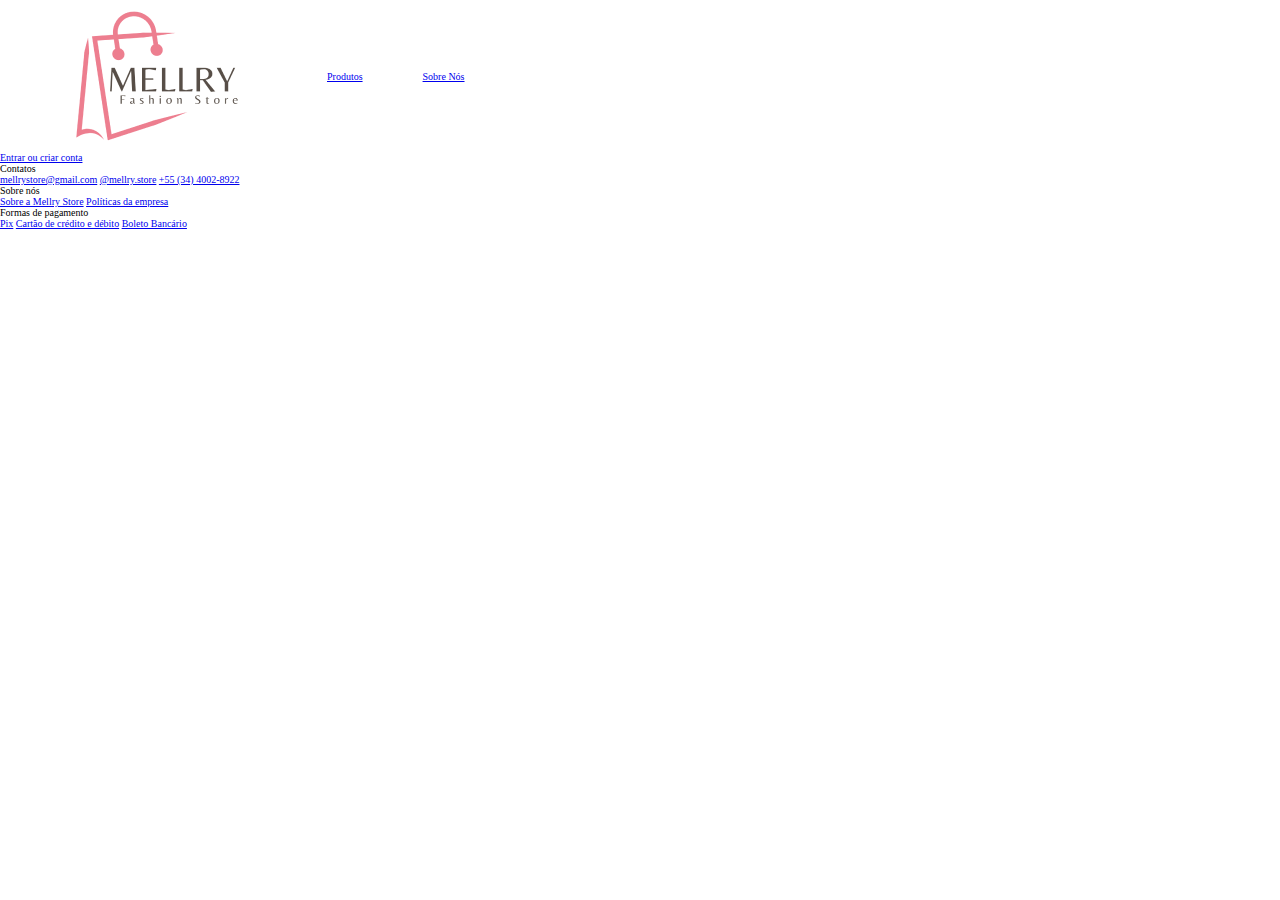
<file: base/index.html>
<!DOCTYPE html>
<html lang="pt-br">
<head>
    <link rel="preconnect" href="https://fonts.googleapis.com">

    <link rel="preconnect" href="https://fonts.gstatic.com" crossorigin>
    <link href="https://fonts.googleapis.com/css2?family=Nunito:ital,wght@0,200..1000;1,200..1000&display=swap" rel="stylesheet">
    
    <meta charset="UTF-8">
    <meta name="viewport" content="width=device-width, initial-scale=1.0">
    <title>Document</title>

    <link rel="stylesheet" href="style.css">
</head>
<body>
    <header>
        <nav>
            <div class="header-nav1">
                <img src="../assets/logo2.png" alt="logo da loja, uma bolsa com o nome Mellry">
                <a href="#">Produtos</a>
                <a href="#">Sobre Nós</a>
            </div>
            <div class="header-nav2">
                <a href="#">Entrar ou criar conta</a>
            </div>
        </nav>
    </header>

    <footer>
        <nav>
            <div class="contato">
                <p>Contatos </p>
                <a href="mailto:mellrystore@gmail.com">mellrystore@gmail.com</a>
                <a href="https://instagram.com/@mellry.store">@mellry.store</a>
                <a href="#">+55 (34) 4002-8922</a>
            </div>
        
            <div class="about">
                <p>Sobre nós</p>
                <a href="#">Sobre a Mellry Store</a>
                <a href="#">Políticas da empresa</a>
            </div>

            <div class="formas-pagamento">
                <p>Formas de pagamento</p>
                <a href="#">Pix</a>
                <a href="#">Cartão de crédito e débito</a>
                <a href="#">Boleto Bancário</a>
            </div>
        </nav>
    </footer>
</body>
</html>
</file>
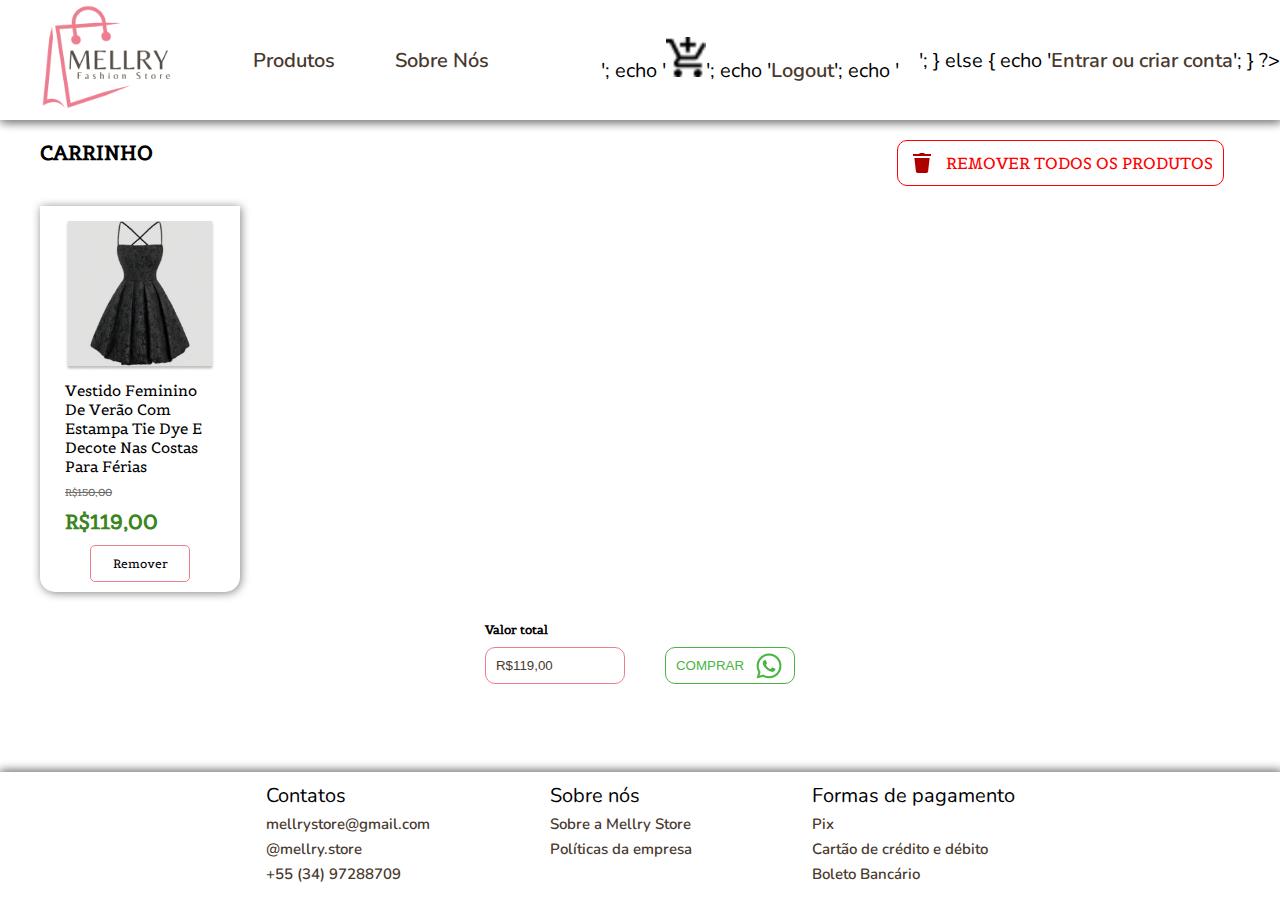
<file: carrinho/index.html>
<!DOCTYPE html>
<html lang="pt-br">
<head>
    <link rel="preconnect" href="https://fonts.googleapis.com">
    <link rel="preconnect" href="https://fonts.gstatic.com" crossorigin>
    <link href="https://fonts.googleapis.com/css2?family=Belgrano&display=swap" rel="stylesheet">
    
    <meta charset="UTF-8">
    <meta name="viewport" content="width=device-width, initial-scale=1.0">
    <title>Document</title>
    
    <link rel="shortcut icon" href="../assets/logo2.png" type="image/x-icon">
    <link rel="stylesheet" href="../base/style.css">
    <link rel="stylesheet" href="style.css">
    <script src="//code.jquery.com/jquery-1.10.2.js"></script>
    <script>
        $(function(){
            $("#header").load("../base/header.php");
            $("#footer").load("../base/footer.php");
        });
    </script>
</head>
<body>
    <header id="header"></header>
    <main>
        <div id="Carrinho">
            <div class="cabecalho-carrinho">
                <h2 class="title">Carrinho</h2>
                
                <button>
                    <img src="../assets/Delete.png" alt="imagem de uma lixeira">
                    REMOVER TODOS OS PRODUTOS
                </button>
            </div>

            <div class="card">
                <img class="img-produto" src="../assets/vestido.png" alt="">
                <p>
                    Vestido Feminino De Verão Com Estampa Tie Dye E Decote Nas Costas Para Férias
                </p>
                <span>
                    R$150,00
                </span>
                <strong>
                    R$119,00
                </strong>
                <button class="btn-remove">
                    Remover
                </button>
        </div>

        <div class="buy-all">
            <div class="valor-total">
                <h3>Valor total</h3>
                <input id="valor" type="text" value="R$119,00" readonly>
            </div>
            <button class="btn-buy-all">
                COMPRAR
                <img src="../assets/Whatsapp.png" alt="logo do whatsapp">
            </button>
        </div>
    </main>

    <footer id="footer"></footer>
</body>
</html>
</file>
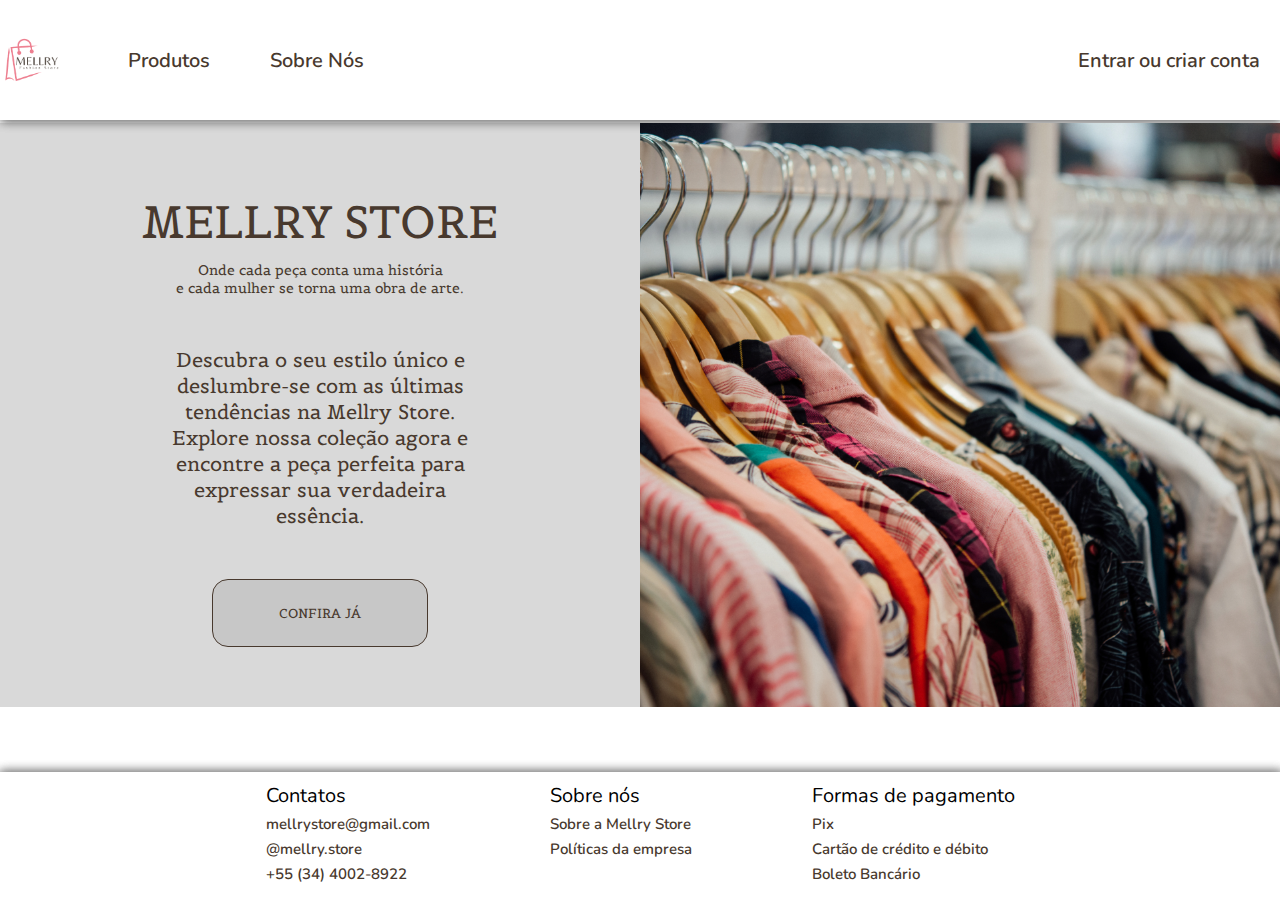
<file: home/index.html>
<!DOCTYPE html>
<html lang="pt-br">
<head>
    <link rel="preconnect" href="https://fonts.googleapis.com">
    <link rel="preconnect" href="https://fonts.gstatic.com" crossorigin>
    <link href="https://fonts.googleapis.com/css2?family=Belgrano&display=swap" rel="stylesheet">

    <link rel="preconnect" href="https://fonts.googleapis.com">
    <link rel="preconnect" href="https://fonts.gstatic.com" crossorigin>
    <link href="https://fonts.googleapis.com/css2?family=Nunito:ital,wght@0,200..1000;1,200..1000&display=swap" rel="stylesheet">
    
    <meta charset="UTF-8">
    <meta name="viewport" content="width=device-width, initial-scale=1.0">
    <title>Document</title>

    <link rel="shortcut icon" href="../assets/logo2.png" type="image/x-icon">
    <link rel="stylesheet" href="../base/style.css">
    <link rel="stylesheet" href="style.css">

    <script src="//code.jquery.com/jquery-1.10.2.js"></script>
    <script>
        $(function(){
            $("#header").load("../base/header.html");
            $("#footer").load("../base/footer.html");
        });
    </script>
</head>
<body>
    <header id="header"></header>
    <main>
        <div class="introductive-text">
            <h2>
                MELLRY STORE
            </h2>
            <span>
                Onde cada peça conta uma história <br> e cada mulher se torna uma obra de arte.
            </span>
            <p>
                Descubra o seu estilo único e deslumbre-se com as últimas tendências na Mellry Store. Explore nossa coleção agora e encontre a peça perfeita para expressar sua verdadeira essência.
            </p>
            <button><a href="../menu-produtos/index.html    ">CONFIRA JÁ</a></button>
        </div>
        <img src="../assets/Background_HomePage.png" alt="imagem com roupas em cabides">
    </main>
    <footer id="footer"></footer>
</body>
</html>
</file>
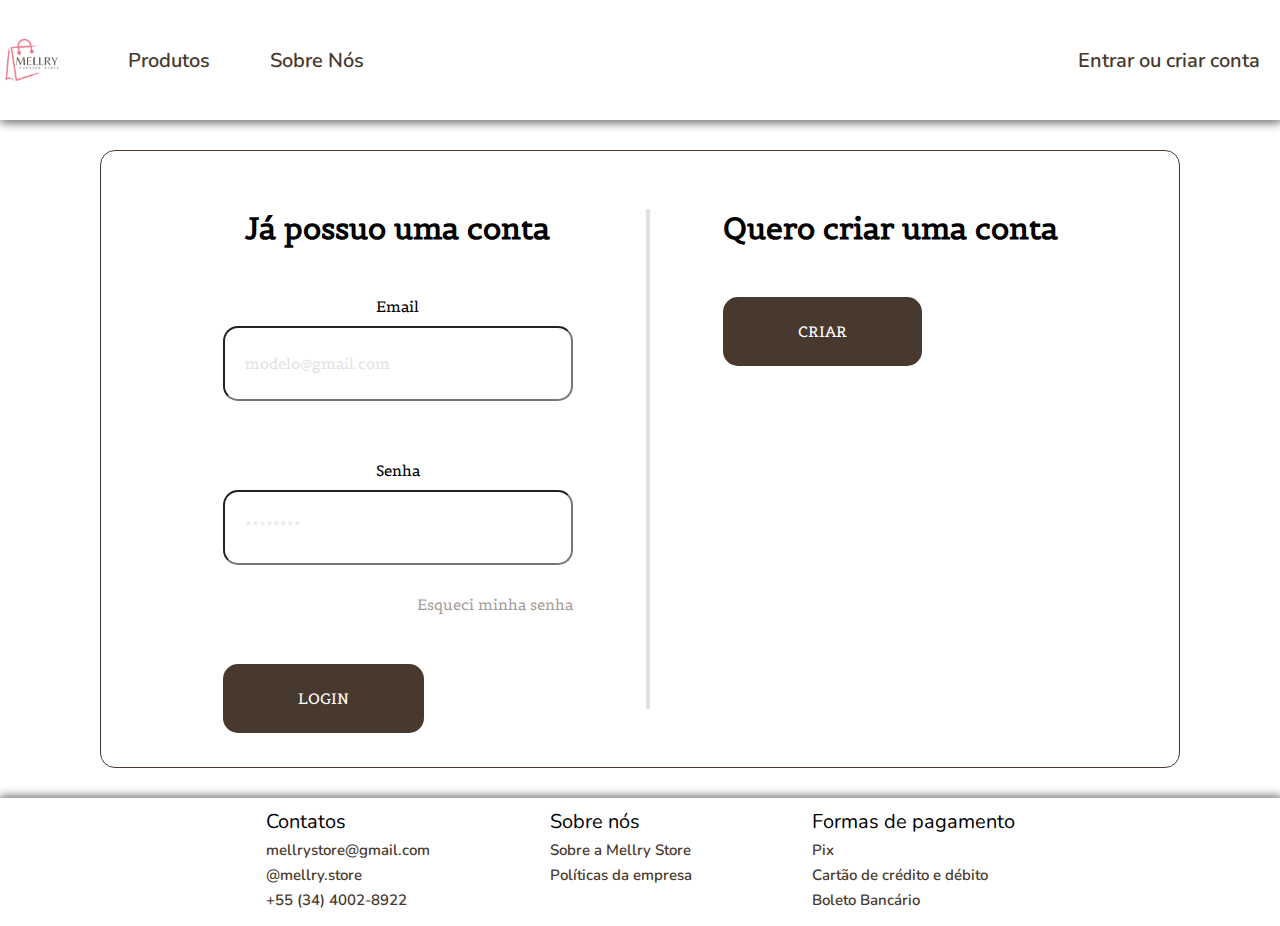
<file: login/index.html>
<!DOCTYPE html>
<html lang="pt-br">
<head>
    <link rel="preconnect" href="https://fonts.googleapis.com">
    <link rel="preconnect" href="https://fonts.gstatic.com" crossorigin>
    <link href="https://fonts.googleapis.com/css2?family=Belgrano&display=swap" rel="stylesheet">

    <meta charset="UTF-8">
    <meta name="viewport" content="width=device-width, initial-scale=1.0">
    <title>Document</title>
    
    <link rel="shortcut icon" href="../assets/logo2.png" type="image/x-icon">
    <link rel="stylesheet" href="../base/style.css">
    <link rel="stylesheet" href="style.css">
    <script src="//code.jquery.com/jquery-1.10.2.js"></script>
    <script>
        $(function(){
            $("#header").load("../base/header.html");
            $("#footer").load("../base/footer.html");
        });
    </script>
</head>
<body>
    <header id="header"></header>

    <main>
        <div class="container">
            <form action="">
                <h2>Já possuo uma conta</h2>
    
                <div class="input-wrapper">
                    <label for="email-login-input">
                        Email
                    </label>
                    <input 
                    type="email" 
                    name="email" 
                    id="email-login-input" 
                    placeholder="modelo@gmail.com"
                    required
                    />
                </div>
                <div class="input-wrapper">
                    <label for="password-login-input">
                        Senha
                    </label>
                    <input 
                    type="password" 
                    name="password" 
                    id="password-login-input"
                    placeholder="********"
                    required
                    />
                </div>
    
                <a id="forgot-password" href="#">Esqueci minha senha</a>

                <button id="bnt-login">
                    LOGIN
                </button>
            </form>

            <div class="create-account">
                <h2>Quero criar uma conta</h2>
                <button>
                    <a href="../cadastro/index.html">CRIAR</a>
                </button>
            </div>
        </div>
    </main>

    <footer id="footer"></footer>
</body>
</html>
</file>
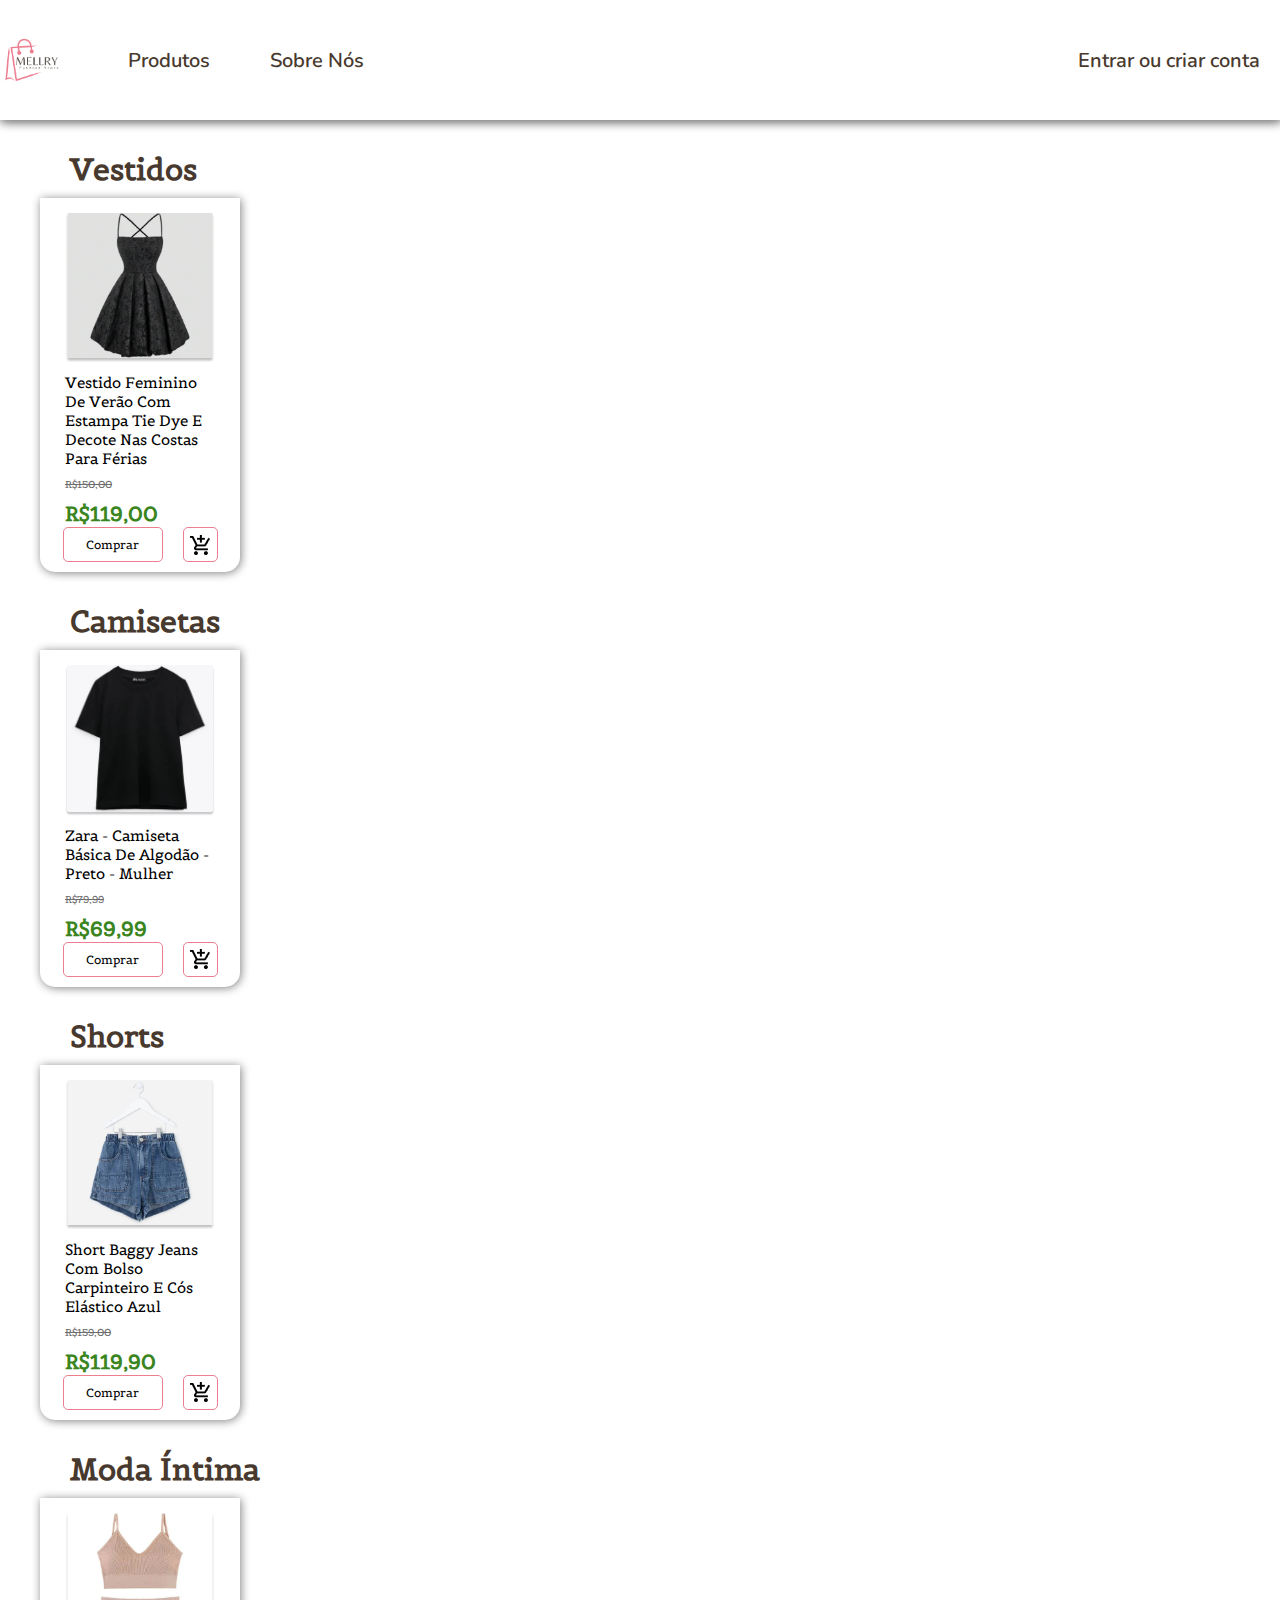
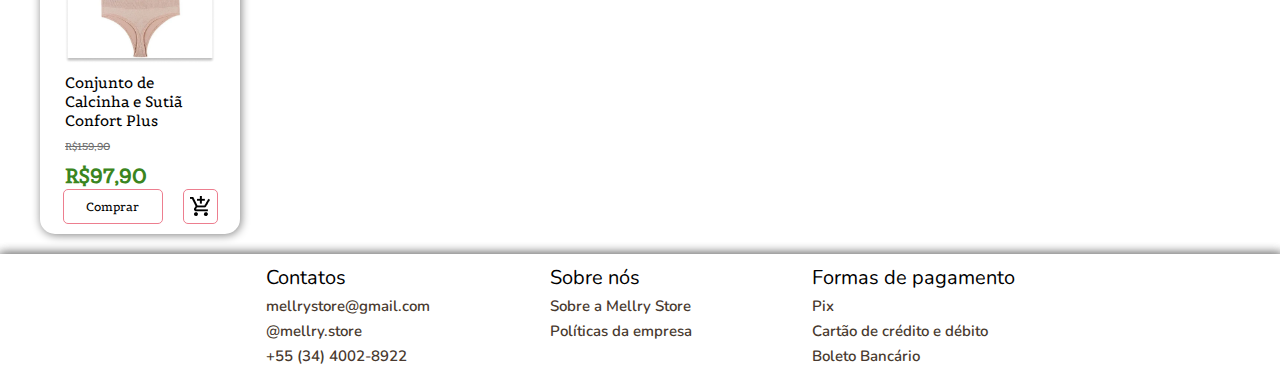
<file: menu-produtos/index.html>
<!DOCTYPE html>
<html lang="pt-br">
<head>
    <link rel="preconnect" href="https://fonts.googleapis.com">
    <link rel="preconnect" href="https://fonts.gstatic.com" crossorigin>
    <link href="https://fonts.googleapis.com/css2?family=Belgrano&display=swap" rel="stylesheet">

    <meta charset="UTF-8">
    <meta name="viewport" content="width=device-width, initial-scale=1.0">
    <title>Document</title>

    <link rel="shortcut icon" href="../assets/logo2.png" type="image/x-icon">
    <link rel="stylesheet" href="../base/style.css">
    <link rel="stylesheet" href="style.css">
    <script src="//code.jquery.com/jquery-1.10.2.js"></script>
    <script>
        $(function(){
            $("#header").load("../base/header.html");
            $("#footer").load("../base/footer.html");
        });
    </script>
</head>
<body>
    <header id="header"></header>
    <main>
        <div class="produtos">
            <h2>Vestidos</h2>
            <div class="card">
                <img class="img-produto" src="../assets/vestido.png" alt="">
                <p>
                    Vestido Feminino De Verão Com Estampa Tie Dye E Decote Nas Costas Para Férias
                </p>
                <span>
                    R$150,00
                </span>
                <strong>
                    R$119,00
                </strong>
                <div class="buttons">
                    <button class="btn-buy">
                        <a href="">Comprar</a>
                    </button>
                    <button>
                        <img src="../assets/car.png" alt="Botão para adicionar produto ao carrinho">
                    </button>
                </div>
            </div>
        </div>
        <div class="produtos">
            <h2>Camisetas</h2>
            <div class="card">
                <img class="img-produto" src="../assets/camisa.png" alt="">
                <p>
                    Zara - Camiseta Básica De Algodão - Preto - Mulher
                </p>
                <span>
                    R$79,99
                </span>
                <strong>
                    R$69,99
                </strong>
                <div class="buttons">
                    <button class="btn-buy">
                        <a href="../produto/index.html">Comprar</a>
                    </button>
                    <button>
                        <img src="../assets/car.png" alt="Botão para adicionar produto ao carrinho">
                    </button>
                </div>
            </div>
        </div>
        <div class="produtos">
            <h2>Shorts</h2>
            <div class="card">
                <img class="img-produto" src="../assets/shorts.png" alt="">
                <p>
                    Short Baggy Jeans Com Bolso Carpinteiro E Cós Elástico Azul
                </p>
                <span>
                    R$159,00
                </span>
                <strong>
                    R$119,90
                </strong>
                <div class="buttons">
                    <button class="btn-buy">
                        <a href="">Comprar</a>
                    </button>
                    <button>
                        <img src="../assets/car.png" alt="Botão para adicionar produto ao carrinho">
                    </button>
                </div>
            </div>
        </div>
        <div class="produtos">
            <h2>Moda Íntima</h2>
            <div class="card last-card">
                <img class="img-produto" src="../assets/intima.png" alt="">
                <p>
                    Conjunto de Calcinha e Sutiã Confort Plus
                </p>
                <span>
                    R$159,90
                </span>
                <strong>
                    R$97,90
                </strong>
                <div class="buttons">
                    <button class="btn-buy">
                        <a href="">Comprar</a>
                    </button>
                    <button>
                        <img src="../assets/car.png" alt="Botão para adicionar produto ao carrinho">
                    </button>
                </div>
            </div>
        </div>
    </main>
    <footer id="footer"></footer>
</body>
</html>
</file>
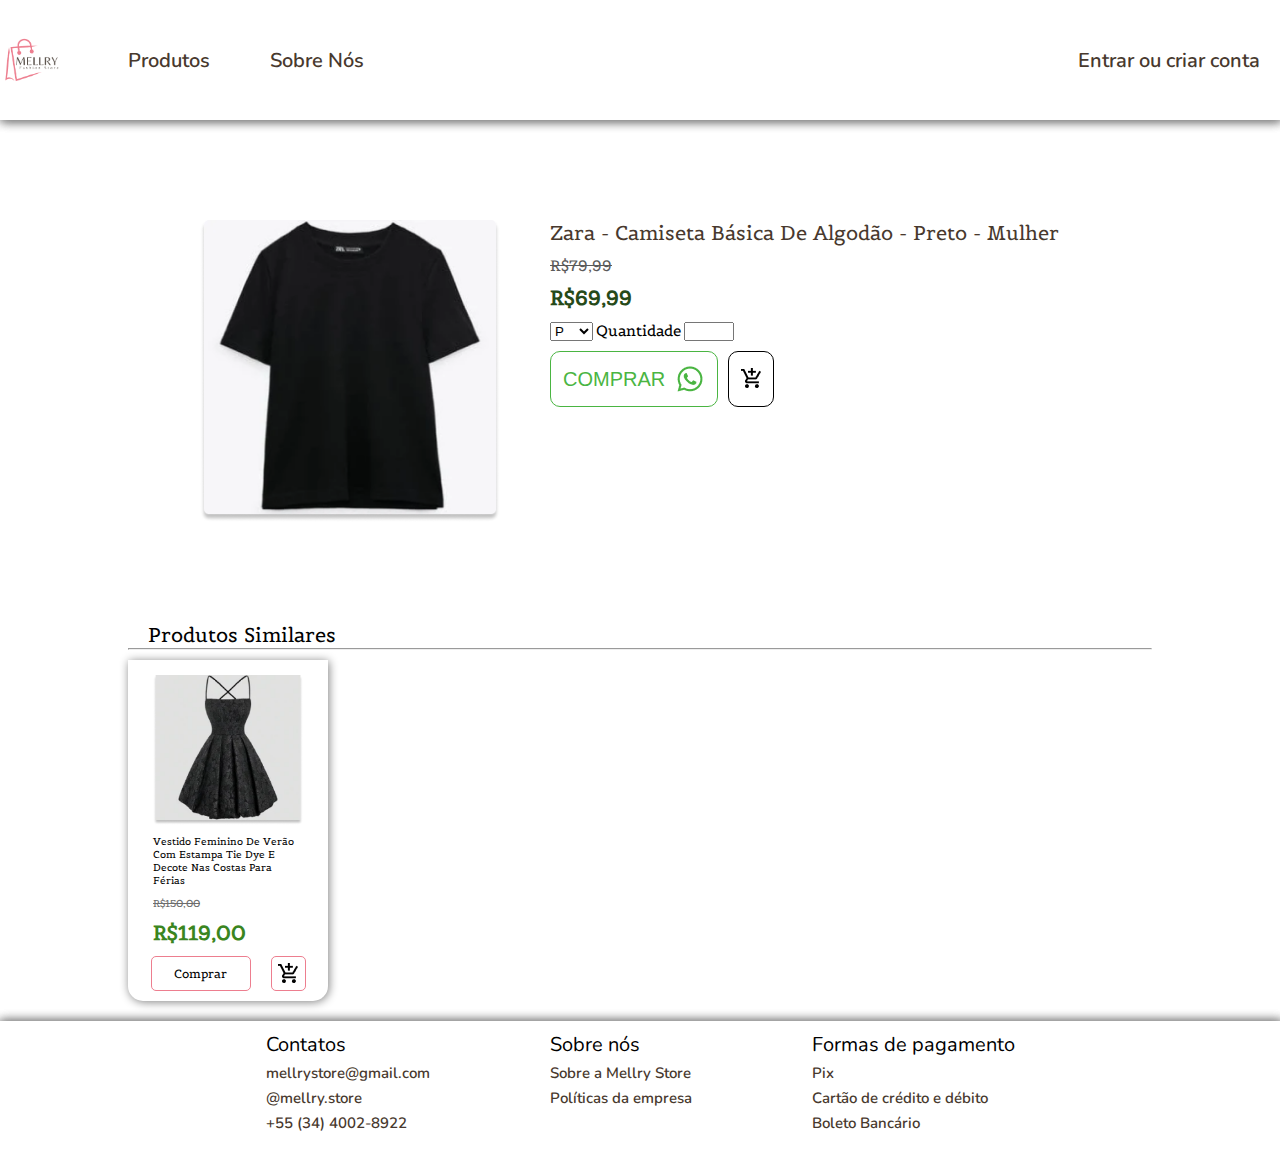
<file: produto/index.html>
<!DOCTYPE html>
<html lang="pt-br">
<head>
    <link rel="preconnect" href="https://fonts.googleapis.com">
    <link rel="preconnect" href="https://fonts.gstatic.com" crossorigin>
    <link href="https://fonts.googleapis.com/css2?family=Belgrano&display=swap" rel="stylesheet">
    
    <meta charset="UTF-8">
    <meta name="viewport" content="width=device-width, initial-scale=1.0">
    <title>Document</title>
    
    <link rel="shortcut icon" href="../assets/logo2.png" type="image/x-icon">
    <link rel="stylesheet" href="../base/style.css">
    <link rel="stylesheet" href="style.css">
    <script src="//code.jquery.com/jquery-1.10.2.js"></script>
    <script>
        $(function(){
            $("#header").load("../base/header.html");
            $("#footer").load("../base/footer.html");
        });
    </script>
</head>
<body>
    <header id="header"></header>

    <main>
        <div class="produto">
            <img src="../assets/camisa.png" id="main-img">
            <div class="descricao-produto">
                <p>Zara - Camiseta Básica De Algodão - Preto - Mulher</p>
                <span>R$79,99</span>
                <strong>R$69,99</strong>
                <form action="">
                    <select name="size" id="size" required>
                        <option value="p">P</option>
                        <option value="m">M</option>
                        <option value="g">G</option>
                        <option value="gg">GG</option>
                    </select>
                    <label for="qtde">Quantidade</label>
                    <input type="number" name="qtde" id="qtde">
                    <div class="buttons">
                        <button class="wpp-button"> Comprar <img src="../assets/Whatsapp.png" alt="logo do Whatsapp"></button>
                        <button><img src="../assets/car.png"></button>
                    </div>

                </form>
            </div>
        </div>

        <div id="similar">
            <p class="title">Produtos Similares</p>
            <hr>

            <div class="card">
                <img class="img-produto" src="../assets/vestido.png" alt="">
                <p>
                    Vestido Feminino De Verão Com Estampa Tie Dye E Decote Nas Costas Para Férias
                </p>
                <span>
                    R$150,00
                </span>
                <strong>
                    R$119,00
                </strong>
                <div class="buttons">
                    <button class="btn-buy">
                        <a href="">Comprar</a>
                    </button>
                    <button>
                        <img src="../assets/car.png" alt="Botão para adicionar produto ao carrinho">
                    </button>
                </div>
        </div>
    </main>

    <footer id="footer"></footer>
</body>
</html>
</file>
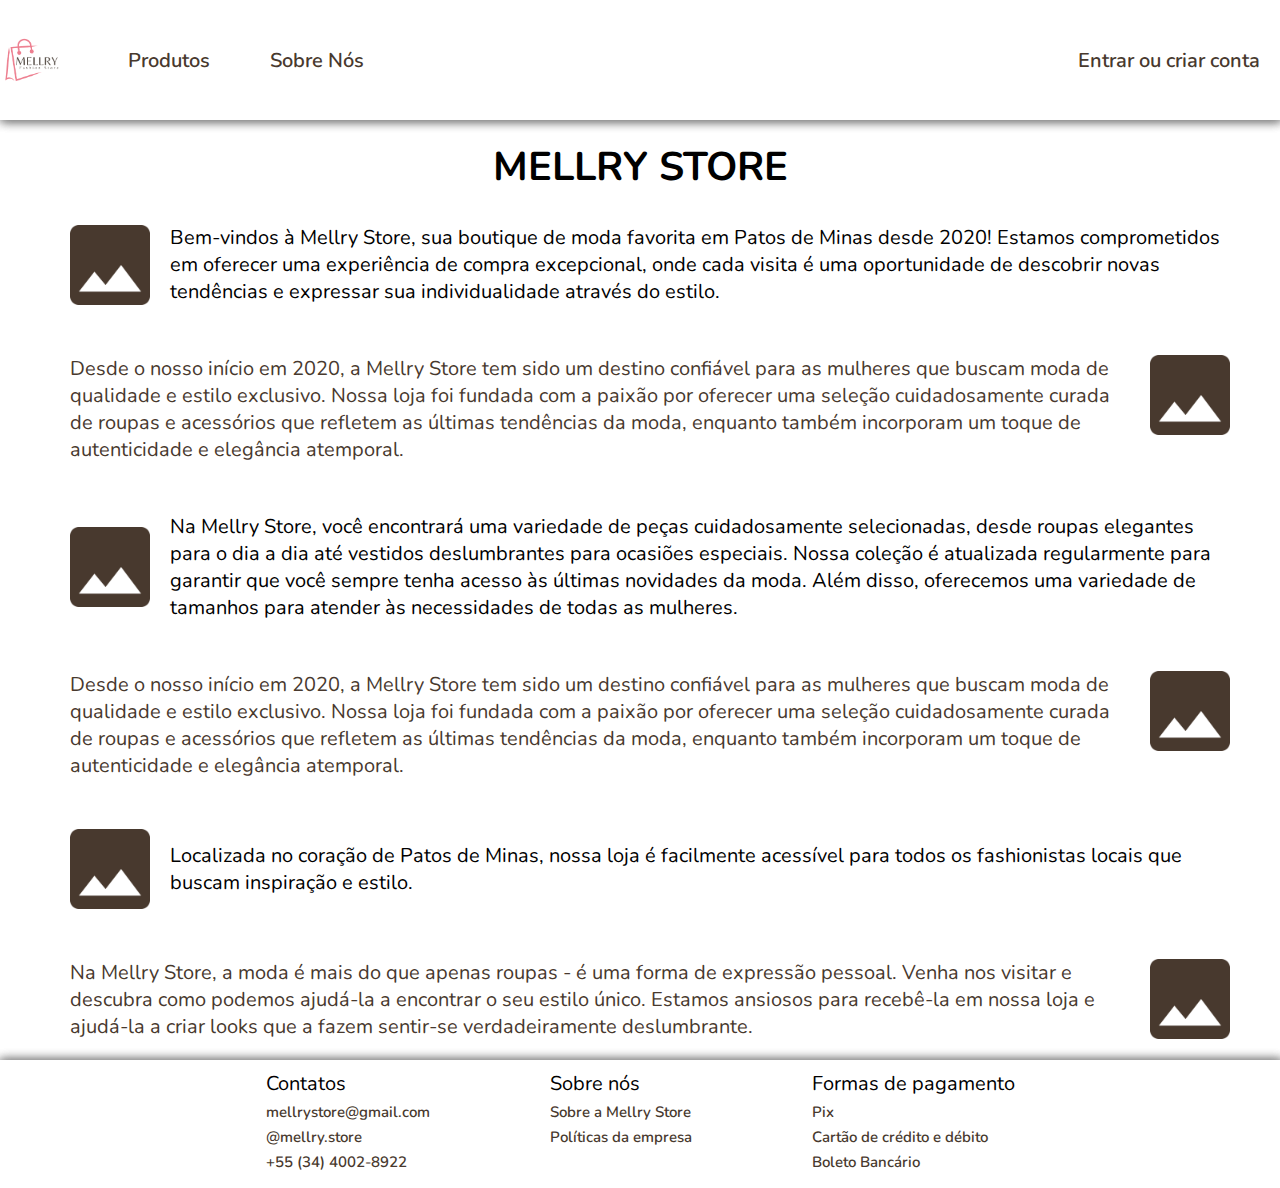
<file: sobre/index.html>
<!DOCTYPE html>
<html lang="pt-br">
<head>
    <link rel="preconnect" href="https://fonts.googleapis.com">
    <link rel="preconnect" href="https://fonts.gstatic.com" crossorigin>
    <link href="https://fonts.googleapis.com/css2?family=Nunito:ital,wght@0,200..1000;1,200..1000&display=swap" rel="stylesheet">

    <meta charset="UTF-8">
    <meta name="viewport" content="width=device-width, initial-scale=1.0">
    <title>Sobre Nós</title>

    <link rel="shortcut icon" href="../assets/logo2.png" type="image/x-icon">
    <link rel="stylesheet" href="../base/style.css">
    <link rel="stylesheet" href="style.css">
    <script src="//code.jquery.com/jquery-1.10.2.js"></script>
    <script>
        $(function(){
            $("#header").load("../base/header.html");
            $("#footer").load("../base/footer.html");
        });
    </script>
</head>
<body>
    <header id="header"></header>
    <main>
        <h1>MELLRY STORE</h1>
        <div class="paragraph">
            <img src="../assets/Vector.png" alt="">
            <p>
                Bem-vindos à Mellry Store, sua boutique de moda favorita em Patos de Minas desde 2020! Estamos comprometidos em oferecer uma experiência de compra excepcional, onde cada visita é uma oportunidade de descobrir novas tendências e expressar sua individualidade através do estilo.
            </p>
        </div>
        <div class="paragraph2">
            <p>
                Desde o nosso início em 2020, a Mellry Store tem sido um destino confiável para as mulheres que buscam moda de qualidade e estilo exclusivo. Nossa loja foi fundada com a paixão por oferecer uma seleção cuidadosamente curada de roupas e acessórios que refletem as últimas tendências da moda, enquanto também incorporam um toque de autenticidade e elegância atemporal.
            </p>
            <img src="../assets/Vector.png" alt="">
        </div>
        <div class="paragraph">
            <img src="../assets/Vector.png" alt="">
            <p>
                Na Mellry Store, você encontrará uma variedade de peças cuidadosamente selecionadas, desde roupas elegantes para o dia a dia até vestidos deslumbrantes para ocasiões especiais. Nossa coleção é atualizada regularmente para garantir que você sempre tenha acesso às últimas novidades da moda. Além disso, oferecemos uma variedade de tamanhos para atender às necessidades de todas as mulheres.
            </p>
        </div>
        <div class="paragraph2">
            <p>
                Desde o nosso início em 2020, a Mellry Store tem sido um destino confiável para as mulheres que buscam moda de qualidade e estilo exclusivo. Nossa loja foi fundada com a paixão por oferecer uma seleção cuidadosamente curada de roupas e acessórios que refletem as últimas tendências da moda, enquanto também incorporam um toque de autenticidade e elegância atemporal.
            </p>
            <img src="../assets/Vector.png" alt=""> 
        </div>
        <div class="paragraph">
            <img src="../assets/Vector.png" alt=""> 
            <p>
                Localizada no coração de Patos de Minas, nossa loja é facilmente acessível para todos os fashionistas locais que buscam inspiração e estilo.
            </p>
        </div>
        <div class="paragraph2">
            <p>
                Na Mellry Store, a moda é mais do que apenas roupas - é uma forma de expressão pessoal. Venha nos visitar e descubra como podemos ajudá-la a encontrar o seu estilo único. Estamos ansiosos para recebê-la em nossa loja e ajudá-la a criar looks que a fazem sentir-se verdadeiramente deslumbrante.
            </p>
            <img src="../assets/Vector.png" alt="">
        </div>
    </main>
    <footer id="footer"></footer>
</body>
</html>
</file>
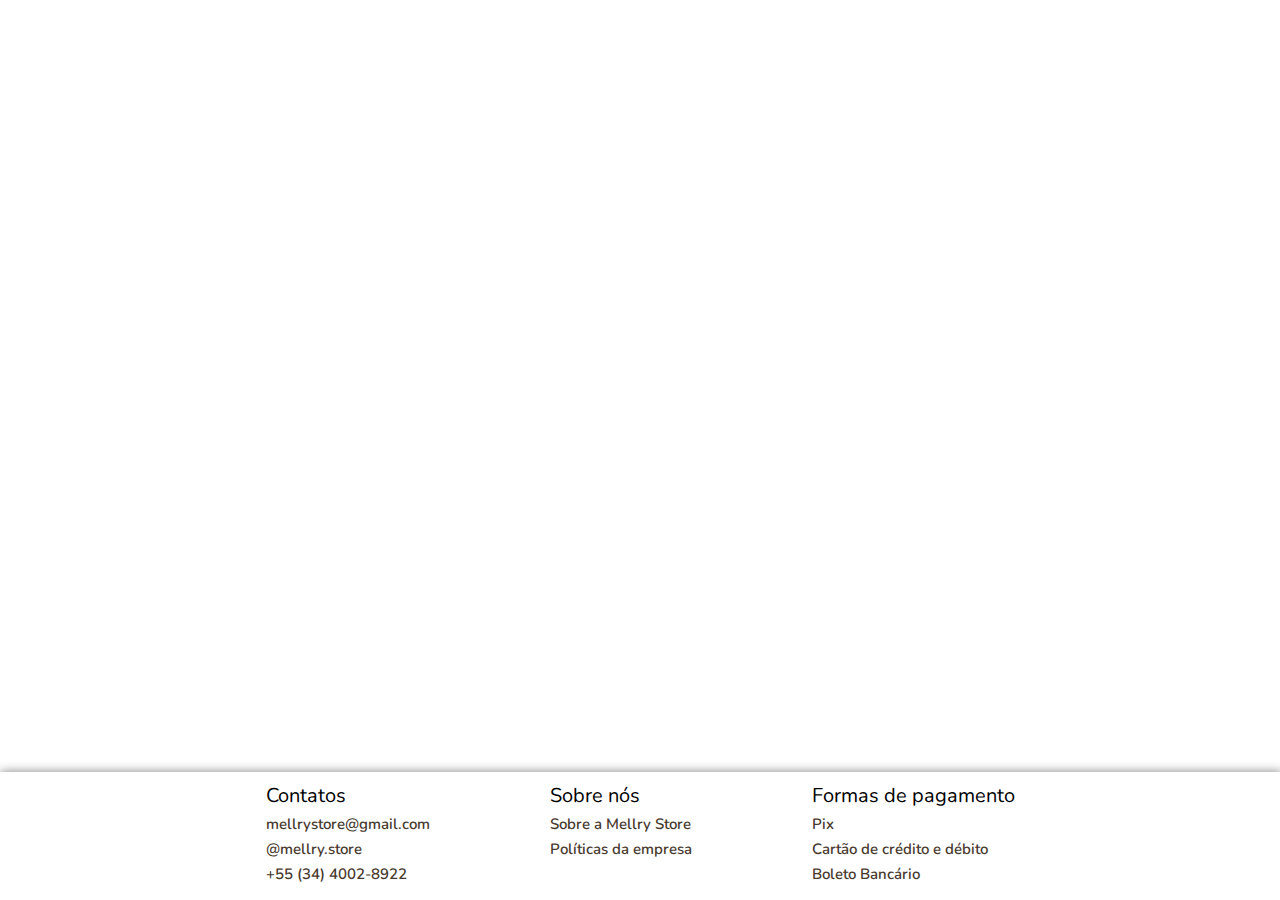
<file: base/footer.html>
<!DOCTYPE html>
<html lang="pt-br">
<head>
    <link rel="preconnect" href="https://fonts.googleapis.com">

    <link rel="preconnect" href="https://fonts.gstatic.com" crossorigin>
    <link href="https://fonts.googleapis.com/css2?family=Nunito:ital,wght@0,200..1000;1,200..1000&display=swap" rel="stylesheet">
    
    <meta charset="UTF-8">
    <meta name="viewport" content="width=device-width, initial-scale=1.0">
    <title>Document</title>

    <link rel="stylesheet" href="style.css">
</head>
<body>
    <footer id="footer">
        <nav>
            <div class="contato">
                <p>Contatos </p>
                <a href="mailto:mellrystore@gmail.com">mellrystore@gmail.com</a>
                <a href="https://instagram.com/@mellry.store">@mellry.store</a>
                <a href="#">+55 (34) 4002-8922</a>
            </div>
        
            <div class="about">
                <p>Sobre nós</p>
                <a href="#">Sobre a Mellry Store</a>
                <a href="#">Políticas da empresa</a>
            </div>

            <div class="formas-pagamento">
                <p>Formas de pagamento</p>
                <a href="#">Pix</a>
                <a href="#">Cartão de crédito e débito</a>
                <a href="#">Boleto Bancário</a>
            </div>
        </nav>
    </footer>
</body>
</html>
</file>
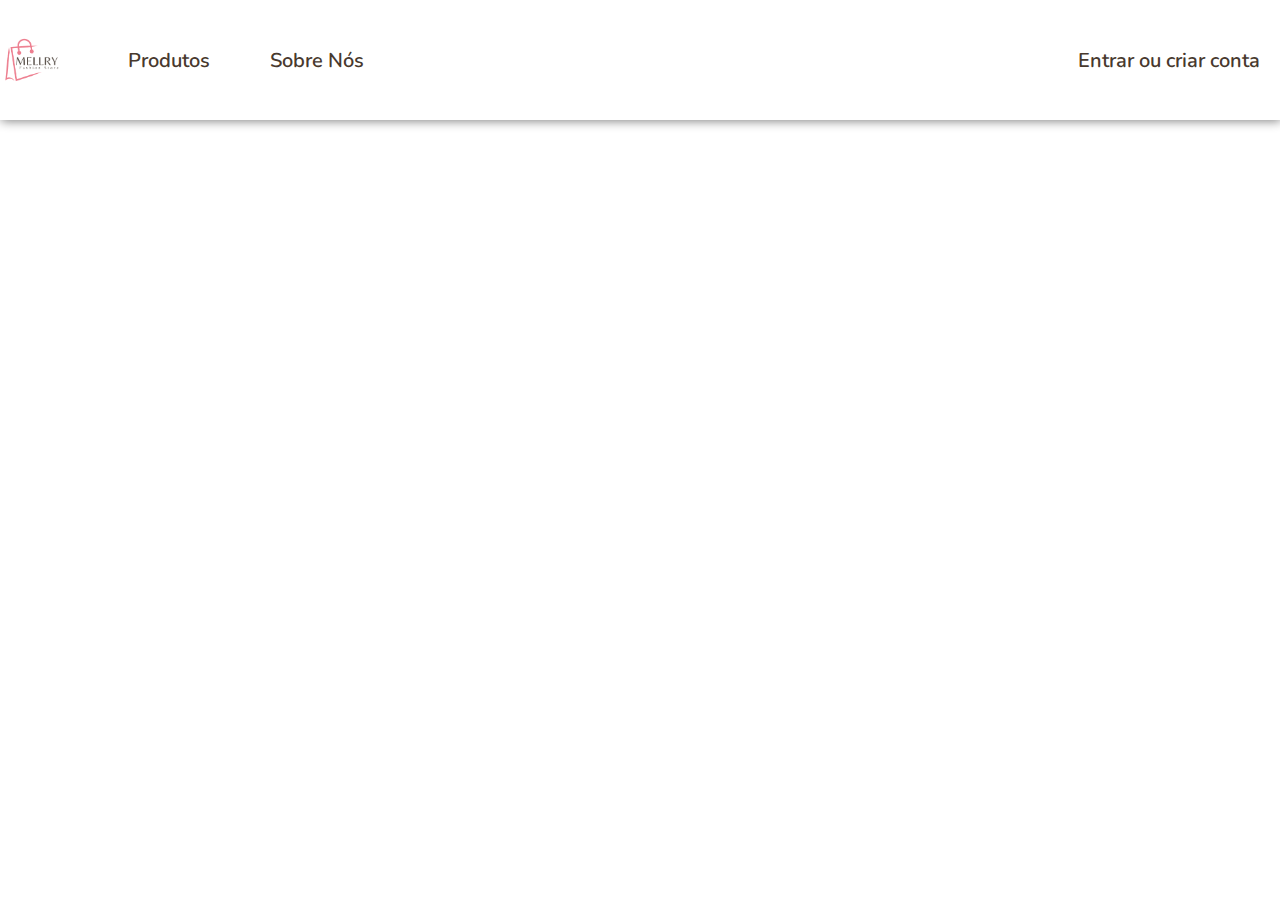
<file: base/header.html>
<!DOCTYPE html>
<html lang="pt-br">
<head>
    <link rel="preconnect" href="https://fonts.googleapis.com">

    <link rel="preconnect" href="https://fonts.gstatic.com" crossorigin>
    <link href="https://fonts.googleapis.com/css2?family=Nunito:ital,wght@0,200..1000;1,200..1000&display=swap" rel="stylesheet">
    
    <meta charset="UTF-8">
    <meta name="viewport" content="width=device-width, initial-scale=1.0">
    <title>Document</title>
    
    <link rel="stylesheet" href="style.css">
</head>
<body>
    <header id="header">
        <nav>
            <img src="../assets/logo2.png" alt="logo da loja, uma bolsa com o nome Mellry">
            <div class="header-nav1">
                <a href="../menu-produtos/index.html">Produtos</a>
                <a href="../sobre/index.html">Sobre Nós</a>
            </div>
            <div class="header-nav2">
                <a href="../login/index.html">Entrar ou criar conta</a>
            </div>
        </nav>
    </header>
</body>
</html>
</file>
<file: base/style.css>
*{
    padding: 0;
    margin: 0;
    box-sizing: border-box;
}

:root{
    font-size: 62.5%;

    --base-font-color: #48392E;
}

body{
    min-height: 100vh;
    display: flex;
    flex-direction: column;
}

#header{
    width: 100%;
    height: 12rem;
    border: none;
    box-shadow: .1rem .1rem 1rem gray;

    display: flex;
    align-items: center;
}

#header  nav{
    width: 100%;
    display: flex;
    font-size: 1.5rem;
    align-items: center;
    font-family: "Nunito", sans-serif;
}

#header img{
    height: 5rem;
}

.header-nav2 img{
    height: 5rem;
}

.header-nav1{
    display: flex;
    flex-direction: column;
    align-items: center;
}

.header-nav2{
    margin-left:auto;
    padding-right: 2rem;
}

#header nav a, #footer nav a{
    text-decoration: none;
    color: var(--base-font-color);
    font-weight: 600;
}

#footer{
    margin-top: auto;
    min-height: 8rem;
    
    box-shadow: .1rem .1rem 1rem .1rem gray;
    
    font-family: "nunito", sans-serif;
}   

#footer nav{
    display: flex;
    justify-content: flex-start;
    font-size: 1rem;
    padding-top: 1rem;
    gap: .5rem;
}

#footer nav p{
    font-size: 1.5rem;
}

#footer nav div{
    display: flex;
    flex-direction: column;
}


@media(min-width:1000px){
    body{
        min-height: 100vh;
        display: flex;
        flex-direction: column;
    }

    #header{
        gap: 8rem;
    }

    #header nav{
        font-size: 2rem;
    }

    .header-nav1{
        display: flex;
        flex-direction: row;
        align-items: center;
    
        gap: 6rem;
        margin-left: 3rem;
        padding-left: 3rem;
    }
    
    #header .img{
        height: 12rem;
        margin-left: 3rem;  
    }
    
    #footer{
        margin-top: auto;
        min-height: 8rem;
        
        box-shadow: .1rem .1rem 1rem .1rem gray;
        
        font-family: "nunito", sans-serif;
    }   

    #footer nav{
        display: flex;
        justify-content: center;
        font-size: 1.5rem;
        padding: 1.6rem;
        gap: 12rem;
        padding-top: 1rem;
    }

    #footer nav p{
        font-size: 2rem;
    }

    #footer nav div{
        display: flex;
        flex-direction: column;
        gap: .5rem;
    }
}
</file>
<file: carrinho/style.css>
:root{
    --borders: #ED7E8F;
}

body{
    font-family: "Belgrano", sans-serif;
}

h2{
    text-transform: uppercase;
    text-shadow: black;
    font-size: 2rem;
}

.cabecalho-carrinho{
    gap: 20%;
    display: flex;
    margin-left: 4rem;
    margin-top: 2rem;
    margin-bottom: 2rem;
}

.cabecalho-carrinho button{
    background: white;
    border: 1px solid red;
    border-radius: 1rem;
    
    display: flex;
    align-items: center;
    justify-content: center;
    
    padding: 1rem;
    gap: 1rem;
    
    color: red;
    font-size: 1.6rem;
    font-family: "Belgrano", sans-serif;
}

.card{
    width: 20rem;
    display: flex;
    flex-direction: column;
    justify-content: center;
    align-items: center;
    box-shadow: .1rem .1rem 1rem gray;
    border-radius: 0 0 1.5rem 1.5rem;
    margin-left: 4rem;
}

.card p{
    width: 15rem; 
    margin: 1rem 0;
    font-size: 1.5rem;          
}

.card span{
    margin-bottom: 1rem;
    color: #6D6D6D;
    text-decoration: line-through;
    width: 15rem; 
}

.card strong{
    color: #3A8520;
    font-size: 2rem;
    width: 15rem; 

}

.card .img-produto{
    width: 15rem;
    margin-top: 1.5rem;
}

.btn-remove{
    width: 10rem;
    margin-top: 1rem;
    margin-bottom: 1rem;   
    font-family: "Belgrano", sans-serif; 
    font-size: 1.2rem;
    padding: 1rem;
    
    border: 1px solid var(--borders);
    border-radius: .5rem;
    background: #FFFFFF;
}



.buy-all{
    margin: 3rem auto 2rem;
    display: flex;
    justify-content: center;
    align-items: flex-end;
    gap: 4rem;
}

#valor{
    border: 1px solid var(--borders);
    border-radius: 1rem;
    background: #FFFFFF;

    padding: 1rem;
    color: #48392E;
    width: 14rem;
}

.btn-buy-all{
    color: #4AB542;
    display: flex;
    gap: 1rem;
    border: 1px solid #4AB542;

    height: 3.7rem;
    align-items: center;
    justify-content: center;
    padding: 1rem;

    background-color: white;
    border-radius: 1rem;
}

.valor-total{
    display: flex;
    flex-direction: column;
    gap: 1rem;
}

.btn-buy-all:hover{
    cursor: pointer;
}

@media  (min-width:1000px){
    .cabecalho-carrinho{
        gap: 60%;
        display: flex;
        margin-left: 4rem;
        margin-top: 2rem;
        margin-bottom: 2rem;
    }
    
    .cabecalho-carrinho button{
        background: white;
        border: 1px solid red;
        border-radius: 1rem;
        
        display: flex;
        align-items: center;
        justify-content: center;
        
        padding: 1rem;
        gap: 1rem;
        
        color: red;
        font-size: 1.6rem;
        font-family: "Belgrano", sans-serif;

    }
}
.container{
    display: flex;
    gap: 1.5rem;
    flex-wrap: wrap;
}
</file>
<file: home/style.css>
*{
    margin: 0;
    padding: 0;
    box-sizing: border-box;
}

:root{
    font-size: 62.5%;
}

main{
    width: 100%;
    display: flex;
    margin: 0.3rem 0;
    height: 100%;

}

main img{
    width: 50%;
    object-fit: cover;
    display: block;
}

.introductive-text{
    background-color: rgba(128, 128, 128, 0.3);
    width: 50%;
    
    padding: 6rem;
    font-family: "Belgrano", serif;
    color: #48392E;
    text-align: center;
}

.introductive-text h2{
    font-size: 4.5rem;
    font-weight: 400;
    padding: 1rem;
}

.introductive-text span{
    font-size: 1.4rem;
}

.introductive-text p{
    font-size: 2rem;
    padding: 5rem 10rem;
}

button{
    height: 6.8rem;
    width: 21.6rem;
    border-radius: 1.6rem;
    background-color: rgba(128, 128, 128, 0.2);
    border: 1px solid #48392E;

    cursor: pointer;
    transform: 1s;
}

button:hover{
    background-image: rgba(128, 128, 128, 0.499);
    scale: 1.1;
}

button a{
    text-decoration: none;
    color: #48392E;
    font-family: "belgrano", sans-serif;
}

@media  (max-width:1000px){
    
}
</file>
<file: login/style.css>
*{
    margin: 0;
    box-sizing: border-box;
    padding: 0;
}

:root{
    font-size: 62.5%;

    --main-color: #48392E;
    --center-border-color: #48392e25;
}

.container{
    border: none;
    text-align: center;
    margin-top: 2rem;
    margin-bottom: 2rem;
}

main, input, input::placeholder, button{
    font-family: "belgrano", sans-serif;
    font-size: 1.5rem;
}

.input-wrapper {
    margin-top: 2rem;
    margin-bottom: 2rem;
}


button{
    background-color: var(--main-color);
    color: white;

    border-radius: 1rem;
    padding: 1rem 2rem 1rem 2rem;
    margin-bottom: 1rem;

    transition: background 1s;

    border: none;
}

button a{
    text-decoration: none;
    color: white;
}

.create-account h2{
    margin-bottom: 2rem;
}

button:hover{
    transform: scale(1.1);
    cursor: pointer;
    background: #352920;
}





@media  (min-width:1000px){
    .container{
        padding: 5.8rem 9.6rem;
        margin: 3rem 10rem;
        border: 1px solid var(--main-color);
        border-radius: 1.5rem;
    
        display: flex;
        justify-content: center;
    }
    
    
    
    input::placeholder{
        opacity: 0.2;
    }
    
    main, input, input::placeholder, button{
        font-family: "belgrano", sans-serif;
        font-size: 1.5rem;
    }
    
    form{
        max-height: 50rem;
    }
    
    .create-account{
        padding-left: 7.3rem;
        margin-left: 7.3rem;
        border-left: .4rem solid var(--center-border-color);
    }
    
    h2{
        font-size: 3rem;
    }
    
    button a{
        text-decoration: none;
        color: white;
    }
    
    .input-wrapper label{
        margin-top: 5rem;
        margin-bottom: 1rem;
        display: block;
    }
    
    .input-wrapper input{
        margin-bottom: 1rem;
    }
    
    #forgot-password{
        text-decoration: none;
        color: #48392e80;
        display: block;
        text-align: end;
    }
    
    #forgot-password:hover{
        scale: 1.2;
    }
    
    button{
        background-color: var(--main-color);
        color: white;
    
        border-radius: 1.5rem;
        padding: 2.5rem 7.5rem;
        display: block;
        margin-top: 5rem;
    
        transition: background 1s;
    
        border: none;
    }
    
    input{
        width: 35rem;
        height: 7.5rem;
    
        border-radius: 1.5rem;
        padding-left: 2rem;
    }
}
</file>
<file: menu-produtos/style.css>
:root{
    --main-color: #48392E;
    --btn-border: #ED7E8F;
}

main{
    font-family: 'belgrano', sans-serif;
}

h2{
    color: #48392E;
    font-size: 3rem;
    padding: 2rem 0 1rem 2rem;
    margin-bottom: 1rem;
}

.produtos{
    margin-left: 4rem;
}

.card{
    width: 20rem;
    display: flex;
    flex-direction: column;
    justify-content: center;
    align-items: center;
    box-shadow: .1rem .1rem 1rem gray;
    border-radius: 0 0 1.5rem 1.5rem;
}

.card p{
    width: 15rem; 
    margin: 1rem 0;
    font-size: 1.5rem;
}

.card span{
    margin-bottom: 1rem;
    color: #6D6D6D;
    text-decoration: line-through;
    width: 15rem; 
}

.card strong{
    color: #3A8520;
    font-size: 2rem;
    width: 15rem; 

}

.card .img-produto{
    width: 15rem;
    margin-top: 1.5rem;
}

.last-card{
    margin-bottom: 2rem;
}

button{
    border: 1px solid var(--btn-border);
    border-radius: .5rem;
    background: white;

    font-family: 'belgrano', sans-serif;

    height: 3.5rem;
    width: 3.5rem;
    display: flex;
    align-items: center;
    justify-content: center;
}

.btn-buy a{
    text-decoration: none;
    color: black;
    font-size: 1.2rem;
}

.btn-buy{
    width: 10rem;
}

.buttons{
    display: flex;
    gap: 2rem;
    margin-bottom: 1rem;
}

.container{
    display: flex;
    gap: 1.5rem;
    flex-wrap: wrap;
}


@media(min-width:1000px){
    h2{
        padding: 3rem 0 0 3rem;
    }
}
</file>
<file: produto/style.css>
:root{
    --green-color: #4AB542;
    --btn-border: #ED7E8F;
}

main{
    font-family: 'belgrano', sans-serif;
}

#main-img{
    width: 15rem;
    margin-right: 2rem;
}

.produto{
    display: flex;
    
    margin: 2rem 2rem;
}

.descricao-produto{
    display: flex;
    flex-direction: column;
    gap: .5rem;
}

.descricao-produto p {
    font-size: 1.3rem;
}

.descricao-produto span{
    text-decoration: line-through;
    color: #5A5A5A;
    font-size: 1rem;
    display: block;
}

.descricao-produto strong{
    color: #264A19;
    font-size: 1.3rem;
}

input{
    width: 3rem;
}

.buttons{
    display: flex;
    margin-top: 1rem;
    gap: 1rem;
}

.wpp-button{
    color: var(--green-color);
    text-transform: uppercase;
    display: flex;
    justify-content: center;
    align-items: center;

    gap: .5rem;
    border: 1px solid var(--green-color);
    font-size: 1.2rem;
}


button{
    border-radius: 1rem;
    padding: .5rem;
    background-color: white;
    cursor: pointer;

    border: 1px solid;
}

#similar{
    width: 80%;
    margin: auto;
}

#similar p{
    font-size: 1rem;
}

.card{
    margin-top: 1rem;
    width: 20rem;
    display: flex;
    flex-direction: column;
    justify-content: center;
    align-items: center;
    box-shadow: .1rem .1rem 1rem gray;
    border-radius: 0 0 1.5rem 1.5rem;
    margin-bottom: 2rem;
}

.card p{
    width: 15rem; 
    margin: 1rem 0;
    font-size: 1.5rem;
}

.card span{
    margin-bottom: 1rem;
    color: #6D6D6D;
    text-decoration: line-through;
    width: 15rem; 

}

.card strong{
    color: #3A8520;
    font-size: 2rem;
    width: 15rem; 

}

.card .img-produto{
    width: 15rem;
    margin-top: 1.5rem;
}

.card button{
    border: 1px solid var(--btn-border);
    border-radius: .5rem;
    background: white;

    font-family: 'belgrano', sans-serif;

    height: 3.5rem;
    width: 3.5rem;
    display: flex;
    align-items: center;
    justify-content: center;
}

.card .btn-buy a{
    text-decoration: none;
    color: black;
    font-size: 1.2rem;
}

.card .btn-buy{
    width: 10rem;
}

.card .buttons{
    display: flex;
    gap: 2rem;
    margin-bottom: 1rem;
}


@media(max-width:1000px){
    button img{
        width: 1.2rem;
    }
}


@media(min-width:1000px){
    .produto{
        display: flex;
        
        margin: 10rem 20rem;
    }
    
    #main-img{
        width: 30rem;
        margin-right: 5rem;
    }
    
    .descricao-produto{
        display: flex;
        flex-direction: column;
        gap: 1rem;
    }

    .descricao-produto p{
        font-size: 2rem;
        color: #48392E;
    }

    .descricao-produto span{
        text-decoration: line-through;
        color: #5A5A5A;
        font-size: 1.5rem;
        display: block;
    }

    .descricao-produto strong{
        color: #264A19;
        font-size: 2rem;
    }

    input{
        width: 5rem;
    }
    
    .wpp-button{
        color: var(--green-color);
        text-transform: uppercase;
        display: flex;
        justify-content: center;
        align-items: center;

        gap: 1rem;
        border: 1px solid var(--green-color);
        font-size: 2rem;
    }

    button{
        border-radius: 1rem;
        padding: 1.2rem;
        background-color: white;
        cursor: pointer;
    }

    .buttons{
        display: flex;
        margin-top: 1rem;
        gap: 1rem;
    }
    
    label {
        font-size: 1.5rem;
    }

    #similar .title{
        padding-left: 2rem;
        font-size: 2rem;
    }    
}
</file>
<file: sobre/style.css>
main{
    font-family: "Nunito", sans-serif;
}

h1{
    text-align: center;
    margin-top: 2rem;
    font-size: 3rem;
}

.paragraph{
    display: flex;
    justify-content: center;
    align-items: center;
    margin: 1rem 0;
}

.paragraph img{
    height: 6rem;
    margin: 0 2rem;
}

.paragraph2{
    display: flex;
    justify-content: center;
}

.paragraph2 img{
    height: 6rem;
}

.paragraph2 p{
    margin: 0 2rem;
    color: #48392E;
}

@media(min-width: 1000px){
    h1{
        font-size: 4rem;
    }

    .paragraph img, .paragraph2 img{
        height: 8rem;
    }

    .paragraph p, .paragraph2 p{
        font-size: 2rem;
    }

    .paragraph, .paragraph2{
        padding: 2rem 5rem;
    }
}
</file>
